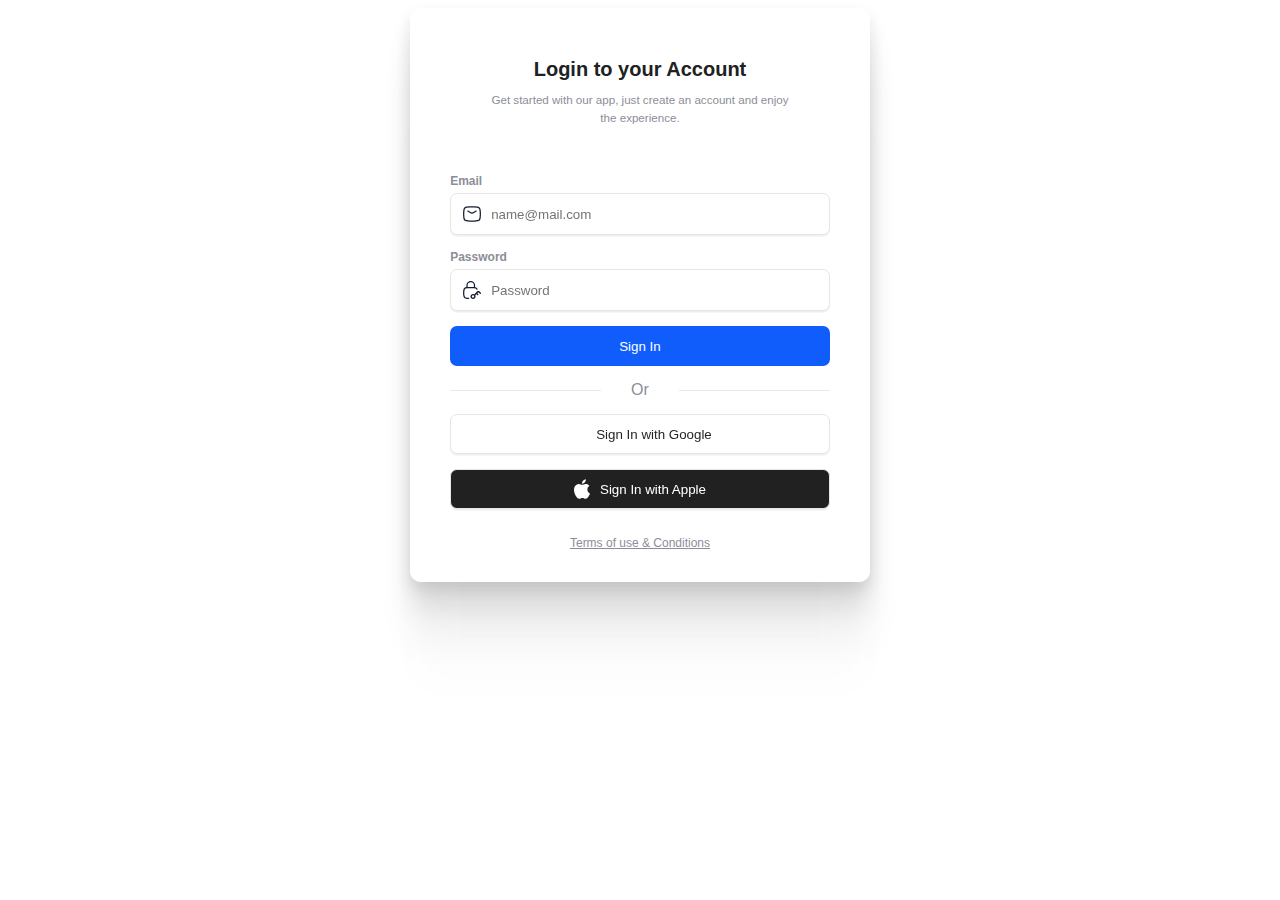
<file: login.html>
<!DOCTYPE html>
<html lang="en">
  <head>
    <meta charset="UTF-8" />
    <meta name="viewport" content="width=device-width, initial-scale=1.0" />
    <title>Login</title>
    <style>
      .login-form-container {
        display: flex;
        align-items: center;
        justify-content: center;
        width: 100%;
      }
      .form_container {
        width: fit-content;
        height: fit-content;
        display: flex;
        flex-direction: column;
        align-items: center;
        justify-content: center;
        gap: 15px;
        padding: 50px 40px 20px 40px;
        background-color: #ffffff;
        box-shadow: 0px 106px 42px rgba(0, 0, 0, 0.01),
          0px 59px 36px rgba(0, 0, 0, 0.05), 0px 26px 26px rgba(0, 0, 0, 0.09),
          0px 7px 15px rgba(0, 0, 0, 0.1), 0px 0px 0px rgba(0, 0, 0, 0.1);
        border-radius: 11px;
        font-family: "Inter", sans-serif;
      }

      .logo_container {
        box-sizing: border-box;
        width: 80px;
        height: 80px;
        background: linear-gradient(
          180deg,
          rgba(248, 248, 248, 0) 50%,
          #f8f8f888 100%
        );
        border: 1px solid #f7f7f8;
        filter: drop-shadow(0px 0.5px 0.5px #efefef)
          drop-shadow(0px 1px 0.5px rgba(239, 239, 239, 0.5));
        border-radius: 11px;
      }

      .title_container {
        display: flex;
        flex-direction: column;
        align-items: center;
        justify-content: center;
        gap: 10px;
      }

      .title {
        margin: 0;
        font-size: 1.25rem;
        font-weight: 700;
        color: #212121;
      }

      .subtitle {
        font-size: 0.725rem;
        max-width: 80%;
        text-align: center;
        line-height: 1.1rem;
        color: #8b8e98;
      }

      .input_container {
        width: 100%;
        height: fit-content;
        position: relative;
        display: flex;
        flex-direction: column;
        gap: 5px;
      }

      .icon {
        width: 20px;
        position: absolute;
        z-index: 99;
        left: 12px;
        bottom: 9px;
      }

      .input_label {
        font-size: 0.75rem;
        color: #8b8e98;
        font-weight: 600;
      }

      .input_field {
        width: auto;
        height: 40px;
        padding: 0 0 0 40px;
        border-radius: 7px;
        outline: none;
        border: 1px solid #e5e5e5;
        filter: drop-shadow(0px 1px 0px #efefef)
          drop-shadow(0px 1px 0.5px rgba(239, 239, 239, 0.5));
        transition: all 0.3s cubic-bezier(0.15, 0.83, 0.66, 1);
      }

      .input_field:focus {
        border: 1px solid transparent;
        box-shadow: 0px 0px 0px 2px #242424;
        background-color: transparent;
      }

      .sign-in_btn {
        width: 100%;
        height: 40px;
        border: 0;
        background: #115dfc;
        border-radius: 7px;
        outline: none;
        color: #ffffff;
        cursor: pointer;
      }

      .sign-in_ggl {
        width: 100%;
        height: 40px;
        display: flex;
        align-items: center;
        justify-content: center;
        gap: 10px;
        background: #ffffff;
        border-radius: 7px;
        outline: none;
        color: #242424;
        border: 1px solid #e5e5e5;
        filter: drop-shadow(0px 1px 0px #efefef)
          drop-shadow(0px 1px 0.5px rgba(239, 239, 239, 0.5));
        cursor: pointer;
      }

      .sign-in_apl {
        width: 100%;
        height: 40px;
        display: flex;
        align-items: center;
        justify-content: center;
        gap: 10px;
        background: #212121;
        border-radius: 7px;
        outline: none;
        color: #ffffff;
        border: 1px solid #e5e5e5;
        filter: drop-shadow(0px 1px 0px #efefef)
          drop-shadow(0px 1px 0.5px rgba(239, 239, 239, 0.5));
        cursor: pointer;
      }

      .separator {
        width: 100%;
        display: flex;
        align-items: center;
        justify-content: center;
        gap: 30px;
        color: #8b8e98;
      }

      .separator .line {
        display: block;
        width: 100%;
        height: 1px;
        border: 0;
        background-color: #e8e8e8;
      }

      .note {
        font-size: 0.75rem;
        color: #8b8e98;
        text-decoration: underline;
      }
    </style>
  </head>
  <body>
    <main>
      <div class="login-form-container">
        <form
          class="form_container"
          method="get"
          action="/Website_Source_Code/submitted.html"
          id="user_login"
        >
          <!-- <div class="logo_container"></div> -->
          <div class="title_container">
            <p class="title">Login to your Account</p>
            <span class="subtitle"
              >Get started with our app, just create an account and enjoy the
              experience.</span
            >
          </div>
          <br />
          <div class="input_container">
            <label class="input_label" for="email_field">Email</label>
            <svg
              fill="none"
              viewBox="0 0 24 24"
              height="24"
              width="24"
              xmlns="http://www.w3.org/2000/svg"
              class="icon"
            >
              <path
                stroke-linejoin="round"
                stroke-linecap="round"
                stroke-width="1.5"
                stroke="#141B34"
                d="M7 8.5L9.94202 10.2394C11.6572 11.2535 12.3428 11.2535 14.058 10.2394L17 8.5"
              ></path>
              <path
                stroke-linejoin="round"
                stroke-width="1.5"
                stroke="#141B34"
                d="M2.01577 13.4756C2.08114 16.5412 2.11383 18.0739 3.24496 19.2094C4.37608 20.3448 5.95033 20.3843 9.09883 20.4634C11.0393 20.5122 12.9607 20.5122 14.9012 20.4634C18.0497 20.3843 19.6239 20.3448 20.7551 19.2094C21.8862 18.0739 21.9189 16.5412 21.9842 13.4756C22.0053 12.4899 22.0053 11.5101 21.9842 10.5244C21.9189 7.45886 21.8862 5.92609 20.7551 4.79066C19.6239 3.65523 18.0497 3.61568 14.9012 3.53657C12.9607 3.48781 11.0393 3.48781 9.09882 3.53656C5.95033 3.61566 4.37608 3.65521 3.24495 4.79065C2.11382 5.92608 2.08114 7.45885 2.01576 10.5244C1.99474 11.5101 1.99475 12.4899 2.01577 13.4756Z"
              ></path>
            </svg>
            <input
              placeholder="name@mail.com"
              title="Inpit title"
              name="input-name"
              type="text"
              class="input_field"
              id="email_field"
            />
          </div>
          <div class="input_container">
            <label class="input_label" for="password_field">Password</label>
            <svg
              fill="none"
              viewBox="0 0 24 24"
              height="24"
              width="24"
              xmlns="http://www.w3.org/2000/svg"
              class="icon"
            >
              <path
                stroke-linecap="round"
                stroke-width="1.5"
                stroke="#141B34"
                d="M18 11.0041C17.4166 9.91704 16.273 9.15775 14.9519 9.0993C13.477 9.03404 11.9788 9 10.329 9C8.67911 9 7.18091 9.03404 5.70604 9.0993C3.95328 9.17685 2.51295 10.4881 2.27882 12.1618C2.12602 13.2541 2 14.3734 2 15.5134C2 16.6534 2.12602 17.7727 2.27882 18.865C2.51295 20.5387 3.95328 21.8499 5.70604 21.9275C6.42013 21.9591 7.26041 21.9834 8 22"
              ></path>
              <path
                stroke-linejoin="round"
                stroke-linecap="round"
                stroke-width="1.5"
                stroke="#141B34"
                d="M6 9V6.5C6 4.01472 8.01472 2 10.5 2C12.9853 2 15 4.01472 15 6.5V9"
              ></path>
              <path
                fill="#141B34"
                d="M21.2046 15.1045L20.6242 15.6956V15.6956L21.2046 15.1045ZM21.4196 16.4767C21.7461 16.7972 22.2706 16.7924 22.5911 16.466C22.9116 16.1395 22.9068 15.615 22.5804 15.2945L21.4196 16.4767ZM18.0228 15.1045L17.4424 14.5134V14.5134L18.0228 15.1045ZM18.2379 18.0387C18.5643 18.3593 19.0888 18.3545 19.4094 18.028C19.7299 17.7016 19.7251 17.1771 19.3987 16.8565L18.2379 18.0387ZM14.2603 20.7619C13.7039 21.3082 12.7957 21.3082 12.2394 20.7619L11.0786 21.9441C12.2794 23.1232 14.2202 23.1232 15.4211 21.9441L14.2603 20.7619ZM12.2394 20.7619C11.6914 20.2239 11.6914 19.358 12.2394 18.82L11.0786 17.6378C9.86927 18.8252 9.86927 20.7567 11.0786 21.9441L12.2394 20.7619ZM12.2394 18.82C12.7957 18.2737 13.7039 18.2737 14.2603 18.82L15.4211 17.6378C14.2202 16.4587 12.2794 16.4587 11.0786 17.6378L12.2394 18.82ZM14.2603 18.82C14.8082 19.358 14.8082 20.2239 14.2603 20.7619L15.4211 21.9441C16.6304 20.7567 16.6304 18.8252 15.4211 17.6378L14.2603 18.82ZM20.6242 15.6956L21.4196 16.4767L22.5804 15.2945L21.785 14.5134L20.6242 15.6956ZM15.4211 18.82L17.8078 16.4767L16.647 15.2944L14.2603 17.6377L15.4211 18.82ZM17.8078 16.4767L18.6032 15.6956L17.4424 14.5134L16.647 15.2945L17.8078 16.4767ZM16.647 16.4767L18.2379 18.0387L19.3987 16.8565L17.8078 15.2945L16.647 16.4767ZM21.785 14.5134C21.4266 14.1616 21.0998 13.8383 20.7993 13.6131C20.4791 13.3732 20.096 13.1716 19.6137 13.1716V14.8284C19.6145 14.8284 19.619 14.8273 19.6395 14.8357C19.6663 14.8466 19.7183 14.8735 19.806 14.9391C19.9969 15.0822 20.2326 15.3112 20.6242 15.6956L21.785 14.5134ZM18.6032 15.6956C18.9948 15.3112 19.2305 15.0822 19.4215 14.9391C19.5091 14.8735 19.5611 14.8466 19.5879 14.8357C19.6084 14.8273 19.6129 14.8284 19.6137 14.8284V13.1716C19.1314 13.1716 18.7483 13.3732 18.4281 13.6131C18.1276 13.8383 17.8008 14.1616 17.4424 14.5134L18.6032 15.6956Z"
              ></path>
            </svg>
            <input
              placeholder="Password"
              title="Inpit title"
              name="input-name"
              type="password"
              class="input_field"
              id="password_field"
            />
          </div>
          <button title="Sign In" type="submit" class="sign-in_btn">
            <span>Sign In</span>
          </button>

          <div class="separator">
            <hr class="line" />
            <span>Or</span>
            <hr class="line" />
          </div>
          <button title="Sign In" type="submit" class="sign-in_ggl">
            <svg
              height="18"
              width="18"
              viewBox="0 0 32 32"
              xmlns:xlink="http://www.w3.org/1999/xlink"
              xmlns="http://www.w3.org/2000/svg"
            >
              <defs>
                <path
                  d="M44.5 20H24v8.5h11.8C34.7 33.9 30.1 37 24 37c-7.2 0-13-5.8-13-13s5.8-13 13-13c3.1 0 5.9 1.1 8.1 2.9l6.4-6.4C34.6 4.1 29.6 2 24 2 11.8 2 2 11.8 2 24s9.8 22 22 22c11 0 21-8 21-22 0-1.3-.2-2.7-.5-4z"
                  id="A"
                ></path>
              </defs>
              <clipPath id="B"></clipPath>
              <g transform="matrix(.727273 0 0 .727273 -.954545 -1.45455)">
                <path
                  fill="#fbbc05"
                  clip-path="url(#B)"
                  d="M0 37V11l17 13z"
                ></path>
                <path
                  fill="#ea4335"
                  clip-path="url(#B)"
                  d="M0 11l17 13 7-6.1L48 14V0H0z"
                ></path>
                <path
                  fill="#34a853"
                  clip-path="url(#B)"
                  d="M0 37l30-23 7.9 1L48 0v48H0z"
                ></path>
                <path
                  fill="#4285f4"
                  clip-path="url(#B)"
                  d="M48 48L17 24l-4-3 35-10z"
                ></path>
              </g>
            </svg>
            <span>Sign In with Google</span>
          </button>
          <button title="Sign In" type="submit" class="sign-in_apl">
            <svg
              preserveAspectRatio="xMidYMid"
              version="1.1"
              viewBox="0 0 256 315"
              height="20px"
              width="16px"
              xmlns:xlink="http://www.w3.org/1999/xlink"
              xmlns="http://www.w3.org/2000/svg"
            >
              <g>
                <path
                  fill="#ffffff"
                  d="M213.803394,167.030943 C214.2452,214.609646 255.542482,230.442639 256,230.644727 C255.650812,231.761357 249.401383,253.208293 234.24263,275.361446 C221.138555,294.513969 207.538253,313.596333 186.113759,313.991545 C165.062051,314.379442 158.292752,301.507828 134.22469,301.507828 C110.163898,301.507828 102.642899,313.596301 82.7151126,314.379442 C62.0350407,315.16201 46.2873831,293.668525 33.0744079,274.586162 C6.07529317,235.552544 -14.5576169,164.286328 13.147166,116.18047 C26.9103111,92.2909053 51.5060917,77.1630356 78.2026125,76.7751096 C98.5099145,76.3877456 117.677594,90.4371851 130.091705,90.4371851 C142.497945,90.4371851 165.790755,73.5415029 190.277627,76.0228474 C200.528668,76.4495055 229.303509,80.1636878 247.780625,107.209389 C246.291825,108.132333 213.44635,127.253405 213.803394,167.030988 M174.239142,50.1987033 C185.218331,36.9088319 192.607958,18.4081019 190.591988,0 C174.766312,0.636050225 155.629514,10.5457909 144.278109,23.8283506 C134.10507,35.5906758 125.195775,54.4170275 127.599657,72.4607932 C145.239231,73.8255433 163.259413,63.4970262 174.239142,50.1987249"
                ></path>
              </g>
            </svg>
            <span>Sign In with Apple</span>
          </button>
          <p class="note">Terms of use &amp; Conditions</p>
        </form>
      </div>
    </main>
  </body>
</html>
</file>
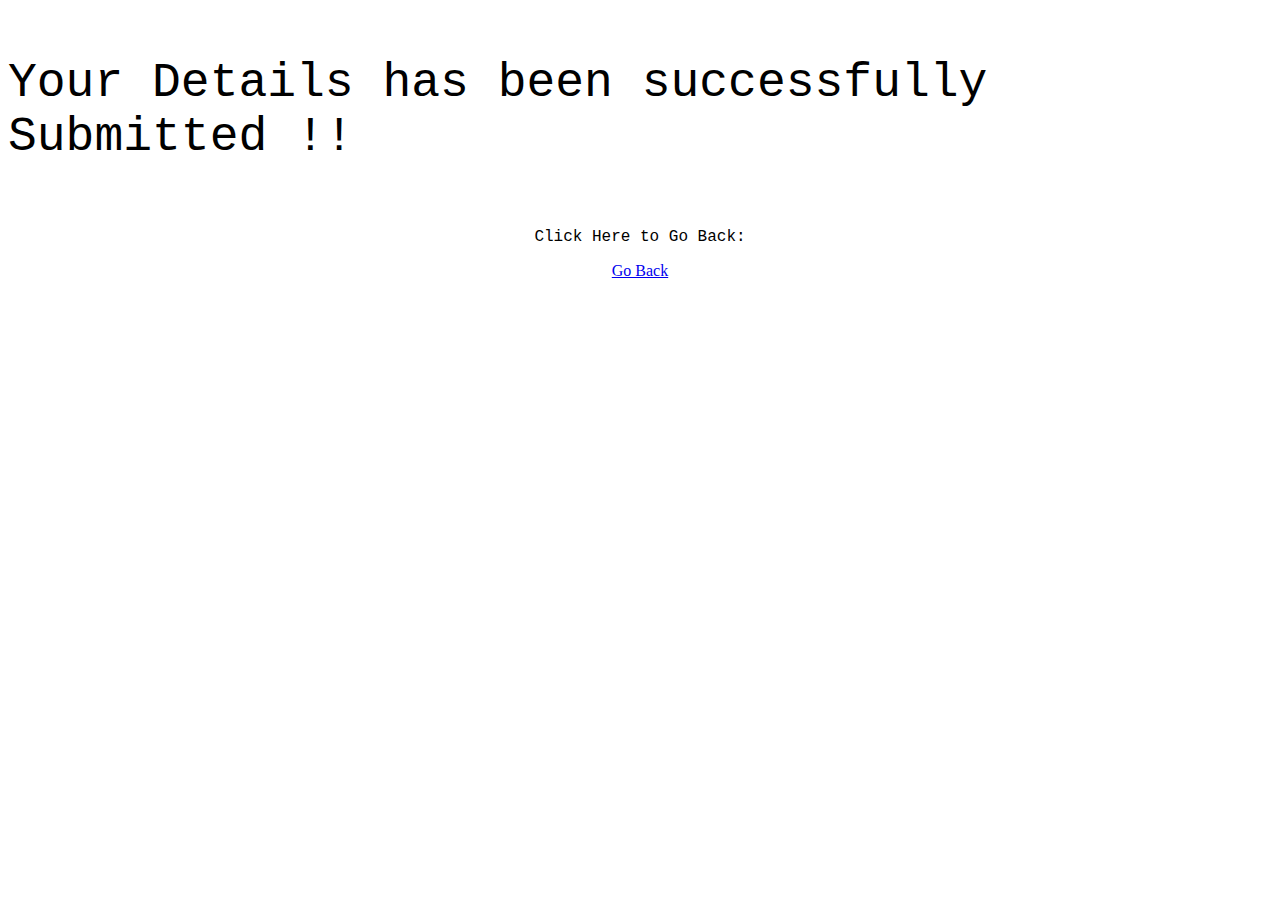
<file: submitted.html>
<!DOCTYPE html>
<html lang="en">
  <head>
    <meta charset="UTF-8" />
    <meta name="viewport" content="width=device-width, initial-scale=1.0" />
    <title>Submission</title>
  </head>
  <style>
    div {
      display: flex;
      justify-content: center;
      align-items: center;
      flex-direction: column;
    }
    .hello {
      font-family: "Courier New", Courier, monospace;
      font-size: 3rem;
    }
    .go-back {
      font-family: "Courier New", Courier, monospace;
      font-size: 1rem;
    }
  </style>
  <body>
    <main>
      <div>
        <p class="hello">Your Details has been successfully Submitted !!</p>
        <p class="go-back">Click Here to Go Back:</p>
        <a href="index.html"> Go Back </a>
      </div>
    </main>
  </body>
</html>
</file>
